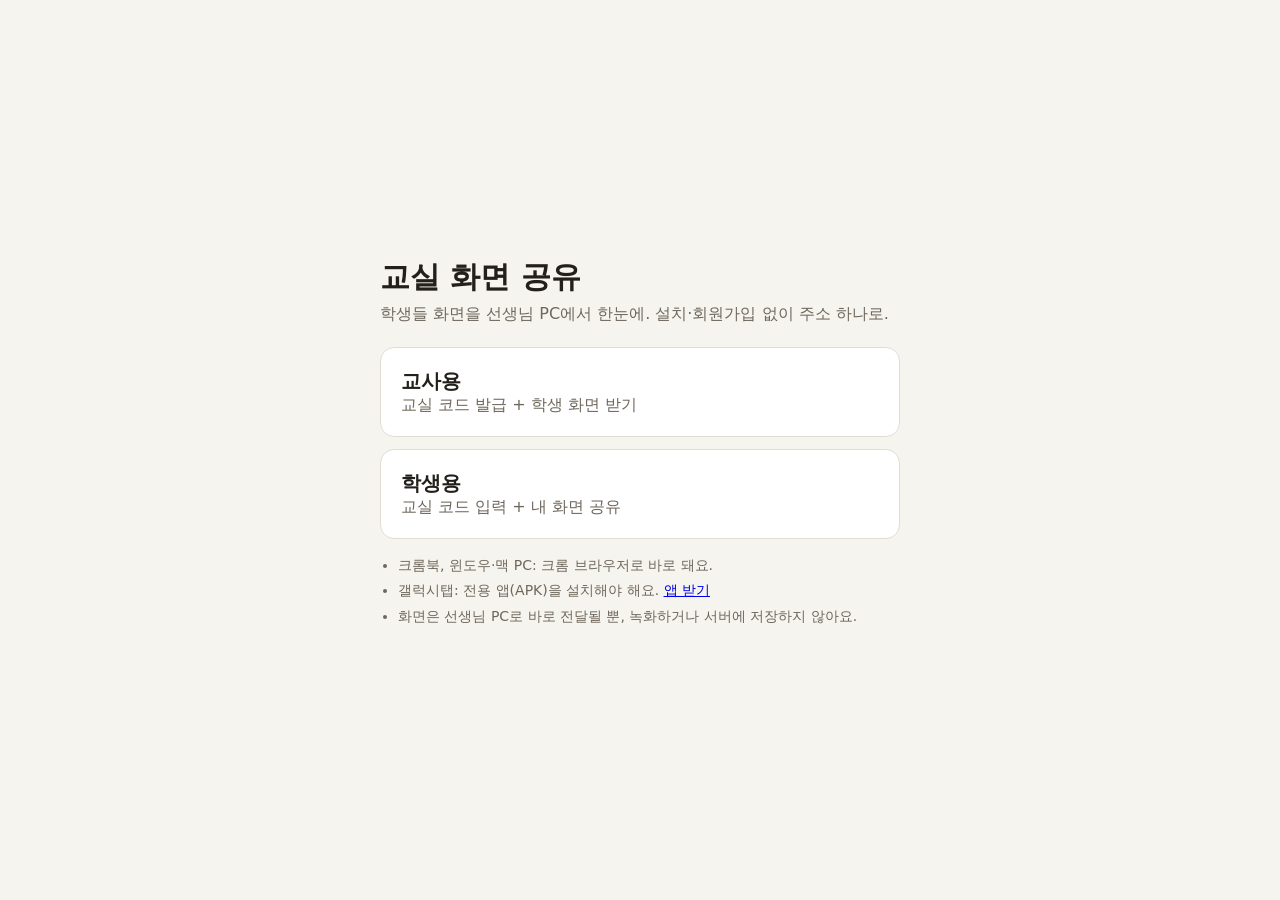
<file: docs/index.html>
<!doctype html>
<html lang="ko">
<head>
<meta charset="utf-8">
<meta name="viewport" content="width=device-width, initial-scale=1">
<title>교실 화면 공유</title>
<link rel="stylesheet" href="style.css">
<style>
  body { display: flex; align-items: center; justify-content: center; min-height: 100vh; padding: 16px; }
  .wrap { max-width: 520px; width: 100%; }
  h1 { font-size: 30px; margin: 0 0 6px; }
  .btns { display: grid; gap: 12px; margin-top: 22px; }
  .btns a { display: block; text-decoration: none; color: inherit; }
  .btns .card { padding: 20px; transition: border-color .15s; }
  .btns a:hover .card { border-color: var(--brand); }
  .btns b { font-size: 20px; display: block; }
  ul { padding-left: 18px; line-height: 1.8; font-size: 14px; color: var(--sub); }
</style>
</head>
<body>
<div class="wrap">
  <h1>교실 화면 공유</h1>
  <div class="muted">학생들 화면을 선생님 PC에서 한눈에. 설치·회원가입 없이 주소 하나로.</div>
  <div class="btns">
    <a href="teacher.html"><div class="card"><b>교사용</b><span class="muted">교실 코드 발급 + 학생 화면 받기</span></div></a>
    <a href="student.html"><div class="card"><b>학생용</b><span class="muted">교실 코드 입력 + 내 화면 공유</span></div></a>
  </div>
  <ul>
    <li>크롬북, 윈도우·맥 PC: 크롬 브라우저로 바로 돼요.</li>
    <li>갤럭시탭: 전용 앱(APK)을 설치해야 해요. <a href="https://github.com/tjungrae-cpu/class-screenshare/releases/latest/download/hatban-screenshare.apk">앱 받기</a></li>
    <li>화면은 선생님 PC로 바로 전달될 뿐, 녹화하거나 서버에 저장하지 않아요.</li>
  </ul>
</div>
</body>
</html>
</file>
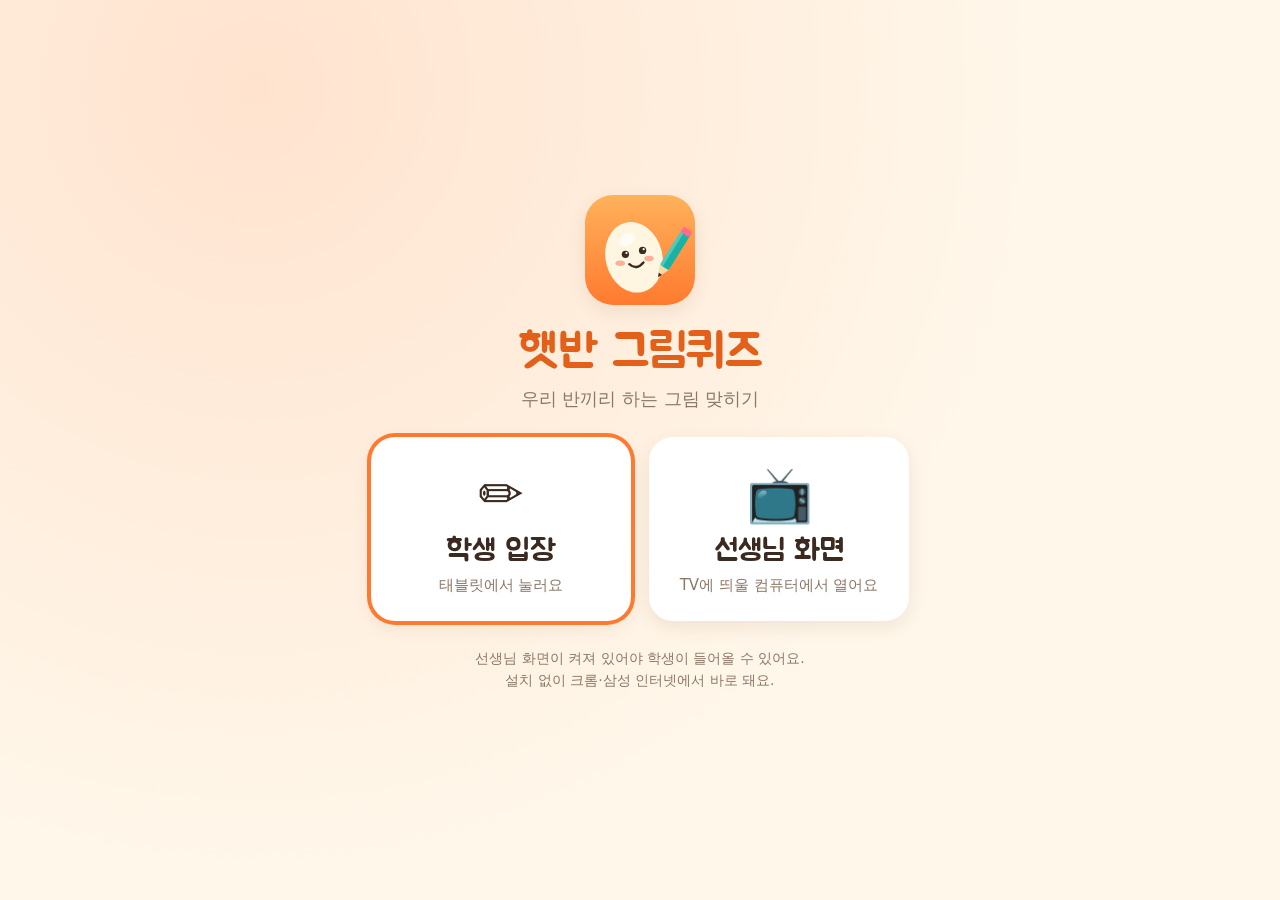
<file: docs/catchmind/index.html>
<!DOCTYPE html>
<html lang="ko">
<head>
<meta charset="utf-8">
<meta name="viewport" content="width=device-width, initial-scale=1">
<title>햇반 그림퀴즈</title>
<meta name="theme-color" content="#ff8a3d">
<link rel="manifest" href="manifest.webmanifest">
<link rel="icon" href="icon.svg" type="image/svg+xml">
<link rel="preconnect" href="https://fonts.googleapis.com">
<link rel="preconnect" href="https://fonts.gstatic.com" crossorigin>
<link href="https://fonts.googleapis.com/css2?family=Jua&display=swap" rel="stylesheet">
<link rel="stylesheet" href="style.css">
<script>
  // ?room=1234 로 들어오면 바로 학생 화면으로
  (function () {
    var q = new URLSearchParams(location.search);
    if (q.get('room')) location.replace('student.html' + location.search);
  })();
</script>
</head>
<body class="landing">
  <div class="land">
    <img class="logo" src="icon.svg" alt="">
    <h1>햇반 그림퀴즈</h1>
    <p class="sub">우리 반끼리 하는 그림 맞히기</p>
    <div class="land-btns">
      <a class="land-btn student" href="student.html"><span>✏️</span><b>학생 입장</b><small>태블릿에서 눌러요</small></a>
      <a class="land-btn teacher" href="teacher.html"><span>📺</span><b>선생님 화면</b><small>TV에 띄울 컴퓨터에서 열어요</small></a>
    </div>
    <p class="land-note">선생님 화면이 켜져 있어야 학생이 들어올 수 있어요.<br>설치 없이 크롬·삼성 인터넷에서 바로 돼요.</p>
  </div>
<script>
  if ('serviceWorker' in navigator && (location.protocol === 'https:' || location.hostname === 'localhost')) {
    window.addEventListener('load', function () { navigator.serviceWorker.register('sw.js').catch(function () {}); });
  }
</script>
</body>
</html>
</file>
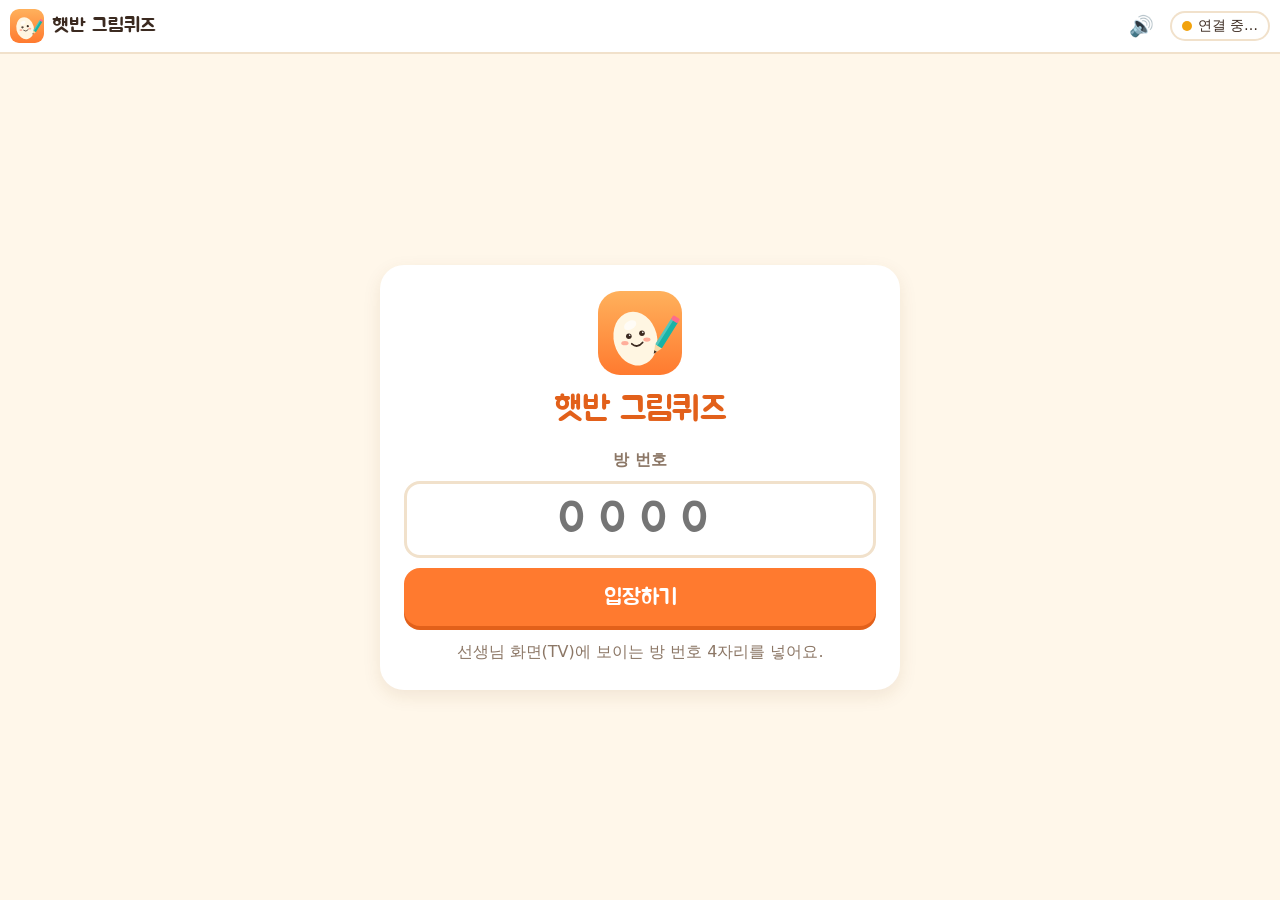
<file: docs/catchmind/student.html>
<!DOCTYPE html>
<html lang="ko">
<head>
<meta charset="utf-8">
<meta name="viewport" content="width=device-width, initial-scale=1, maximum-scale=1, user-scalable=no, interactive-widget=resizes-content">
<title>햇반 그림퀴즈</title>
<meta name="theme-color" content="#ff8a3d">
<meta name="mobile-web-app-capable" content="yes">
<link rel="manifest" href="manifest.webmanifest">
<link rel="icon" href="icon.svg" type="image/svg+xml">
<link rel="preconnect" href="https://fonts.googleapis.com">
<link rel="preconnect" href="https://fonts.gstatic.com" crossorigin>
<link href="https://fonts.googleapis.com/css2?family=Jua&display=swap" rel="stylesheet">
<link rel="stylesheet" href="style.css">
</head>
<body class="student">
<header class="s-top">
  <div class="s-me"><img src="icon.svg" alt=""><span id="meName">햇반 그림퀴즈</span><b id="meScore" hidden></b></div>
  <div class="s-timer" id="sTimer" hidden><span>0:00</span></div>
  <button class="snd" id="btnSnd" title="소리 켜기/끄기">🔊</button>
  <span class="net" id="netPill"><i></i><span>연결 중…</span></span>
</header>
<div class="s-banner" id="offBanner" hidden>📡 연결이 잠깐 끊겼어요. 자동으로 다시 연결하는 중… <small>(그림·답은 계속 써도 돼요)</small></div>

<main class="s-main">
  <!-- 방 번호 -->
  <section class="scr" id="scrConnect">
    <div class="center-card">
      <img class="logo" src="icon.svg" alt="">
      <h1>햇반 그림퀴즈</h1>
      <form id="roomForm" class="room-form" autocomplete="off">
        <label for="inRoom">방 번호</label>
        <input id="inRoom" inputmode="numeric" pattern="[0-9]*" maxlength="4" autocomplete="off" placeholder="0000">
        <button class="btn primary big" type="submit">입장하기</button>
      </form>
      <p class="status" id="connStatus"></p>
    </div>
  </section>

  <!-- 이름 -->
  <section class="scr" id="scrName">
    <div class="center-card wide">
      <h2 id="nameTitle">내 이름을 알려 주세요</h2>
      <div class="roster" id="rosterGrid" hidden></div>
      <form id="nameForm" class="name-form" autocomplete="off">
        <input id="inName" maxlength="12" autocomplete="off" autocorrect="off" spellcheck="false" placeholder="이름">
        <button class="btn primary big" type="submit">입장하기</button>
      </form>
      <p class="err" id="nameErr"></p>
      <button class="btn link" id="btnChangeRoom" type="button">다른 방 번호 넣기</button>
    </div>
  </section>

  <!-- 기다리기 -->
  <section class="scr" id="scrWait">
    <div class="center-card">
      <div class="wait-emoji" id="waitEmoji">🍚</div>
      <h2 id="waitTitle">선생님이 문제를 준비하고 있어요</h2>
      <p class="wait-sub" id="waitSub"></p>
      <div class="my-score" id="myScore"></div>
      <ol class="mini-rank" id="miniRank"></ol>
    </div>
  </section>

  <!-- 출제자: 단어 고르기 -->
  <section class="scr" id="scrPick">
    <div class="center-card wide">
      <div class="wait-emoji">🎨</div>
      <h2>내가 그릴 차례예요!</h2>
      <p>그릴 단어를 하나 골라요. 친구들에게는 비밀!</p>
      <div class="choices" id="choices"></div>
      <p class="pick-time" id="pickTime"></p>
    </div>
  </section>

  <!-- 그리기 / 맞히기 -->
  <section class="scr" id="scrPlay">
    <div class="play-head" id="playHead"></div>
    <div class="board-wrap" id="boardWrap">
      <canvas id="board"></canvas>
      <div class="overlay pause-ov" id="pausedOv" hidden><div class="pause-card">⏸ 잠깐 멈춤</div></div>
      <div class="overlay s-result" id="resultOv" hidden></div>
      <div class="fb" id="fb" hidden></div>
    </div>
    <div class="tools" id="tools" hidden>
      <div class="colors" id="colors"></div>
      <div class="sizes" id="sizes"></div>
      <div class="tool-btns">
        <button class="tbtn2" id="tEraser" type="button">🧽 지우개</button>
        <button class="tbtn2" id="tUndo" type="button">↩ 되돌리기</button>
        <button class="tbtn2 danger" id="tClear" type="button">🗑 모두 지우기</button>
      </div>
    </div>
    <form class="answer" id="ansForm" hidden autocomplete="off">
      <input id="ansInput" maxlength="30" autocomplete="off" autocorrect="off" autocapitalize="off" spellcheck="false" enterkeyhint="send" placeholder="정답을 써요">
      <button class="btn primary" type="submit" id="ansBtn">제출</button>
      <div class="ans-status" id="ansStatus"></div>
    </form>
  </section>

  <!-- 안내 -->
  <section class="scr" id="scrMsg">
    <div class="center-card">
      <div class="wait-emoji">🙏</div>
      <h2 id="msgTitle"></h2>
      <p id="msgSub"></p>
      <button class="btn primary" id="btnMsgAction" type="button" hidden>새로고침</button>
    </div>
  </section>
</main>

<script src="vendor/peerjs.min.js"></script>
<script src="common.js"></script>
<script src="student.js"></script>
</body>
</html>
</file>
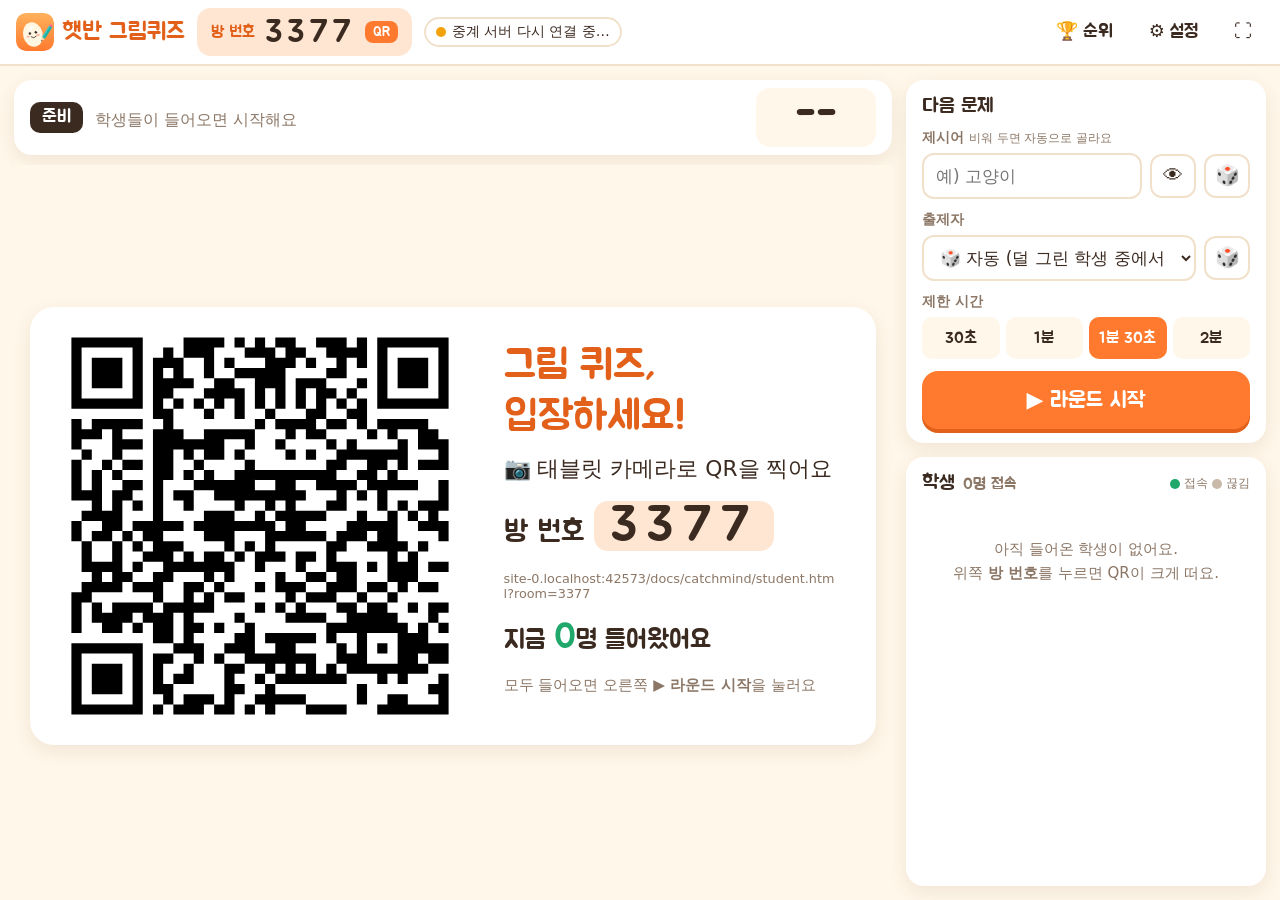
<file: docs/catchmind/teacher.html>
<!DOCTYPE html>
<html lang="ko">
<head>
<meta charset="utf-8">
<meta name="viewport" content="width=device-width, initial-scale=1, maximum-scale=1, user-scalable=no">
<title>햇반 그림퀴즈 · 선생님 화면</title>
<meta name="theme-color" content="#ff8a3d">
<link rel="manifest" href="manifest.webmanifest">
<link rel="icon" href="icon.svg" type="image/svg+xml">
<link rel="preconnect" href="https://fonts.googleapis.com">
<link rel="preconnect" href="https://fonts.gstatic.com" crossorigin>
<link href="https://fonts.googleapis.com/css2?family=Jua&display=swap" rel="stylesheet">
<link rel="stylesheet" href="style.css">
</head>
<body class="teacher">
<header class="topbar">
  <div class="brand"><img src="icon.svg" alt=""><span>햇반 그림퀴즈</span></div>
  <button class="roomchip" id="btnJoin" title="학생 입장 안내 (QR)">
    <span class="rc-label">방 번호</span><b id="roomCode">----</b><span class="rc-qr">QR</span>
  </button>
  <span class="net" id="netPill"><i></i><span>연결 준비 중</span></span>
  <div class="spacer"></div>
  <button class="tbtn" id="btnRank">🏆 순위</button>
  <button class="tbtn" id="btnSettings">⚙️ 설정</button>
  <button class="tbtn" id="btnFull" title="전체 화면">⛶</button>
</header>

<main class="t-main">
  <section class="stage">
    <div class="stage-info">
      <div class="si-left">
        <span class="badge" id="siRound">준비</span>
        <span class="si-drawer" id="siDrawer"></span>
      </div>
      <div class="si-hint" id="siHint"></div>
      <div class="si-timer" id="siTimer"><span>--</span></div>
    </div>
    <div class="board-wrap" id="boardWrap">
      <canvas id="board"></canvas>
      <div class="overlay" id="lobbyOv" hidden></div>
      <div class="overlay result-ov" id="resultOv" hidden></div>
      <div class="overlay pause-ov" id="pauseOv" hidden><div class="pause-card">⏸ 잠깐 멈춤</div></div>
      <div class="drawer-off" id="drawerOff" hidden>📡 출제자 연결이 잠깐 끊겼어요 — 다시 연결되면 이어서 그려요</div>
      <div class="flash" id="flash" hidden></div>
    </div>
  </section>

  <aside class="side">
    <div class="card ctl">
      <!-- 다음 문제 준비 -->
      <div id="ctlSetup">
        <div class="card-title">다음 문제 <span class="auto-pill" id="autoPill" hidden>자동 진행</span></div>
        <div class="fld" id="fldWord">
          <div class="fld-l">제시어 <small>비워 두면 자동으로 골라요</small></div>
          <div class="row">
            <input id="inWord" class="masked" maxlength="40" placeholder="예) 고양이" autocomplete="off" spellcheck="false">
            <button class="btn sq" id="btnPeek" title="제시어 보기/가리기">👁</button>
            <button class="btn sq" id="btnRandWord" title="주제에서 무작위로">🎲</button>
          </div>
        </div>
        <p class="note" id="noteDrawerPick" hidden>🎨 출제자가 태블릿에서 3개 중 하나를 골라요.</p>
        <div class="fld">
          <div class="fld-l">출제자</div>
          <div class="row">
            <select id="selDrawer"></select>
            <button class="btn sq" id="btnRandDrawer" title="안 그린 학생 중에서 뽑기">🎲</button>
          </div>
        </div>
        <div class="fld">
          <div class="fld-l">제한 시간</div>
          <div class="seg" id="segTime">
            <button data-t="30">30초</button><button data-t="60">1분</button><button data-t="90">1분 30초</button><button data-t="120">2분</button>
          </div>
        </div>
        <button class="btn primary big" id="btnStart">▶ 라운드 시작</button>
        <div class="auto-count" id="autoCount" hidden></div>
      </div>
      <!-- 진행 중 -->
      <div id="ctlLive" hidden>
        <div class="card-title" id="lvTitle">진행 중</div>
        <div class="lv-count" id="lvCount">제출 0 / 0명</div>
        <div class="progress"><div class="bar" id="lvBar"></div></div>
        <div class="row gap">
          <button class="btn" id="btnPause">⏸️ 멈춤</button>
          <button class="btn" id="btnAdd">⏱️ +30초</button>
        </div>
        <button class="btn danger big mt" id="btnClose">🔔 마감하고 채점</button>
        <button class="btn ghost peek" id="btnPeekLive">👁 제시어 보기 (누르고 있는 동안)</button>
        <button class="btn link" id="btnCancel">이번 문제 취소하기</button>
      </div>
    </div>

    <div class="card players-card">
      <div class="card-title">학생 <span class="pcount" id="pCount">0명</span><span class="legend"><i class="dot on"></i>접속 <i class="dot off"></i>끊김</span></div>
      <div class="players" id="players"></div>
    </div>
  </aside>
</main>

<!-- 학생 입장 안내 -->
<div class="modal" id="mJoin" hidden>
  <div class="modal-card join-card">
    <button class="x" data-close>✕</button>
    <div class="join-grid">
      <div class="qr" id="qrBig"></div>
      <div class="join-info">
        <h2>태블릿으로 들어와요</h2>
        <ol>
          <li>카메라로 QR을 찍거나 아래 주소를 열어요.</li>
          <li>방 번호 <b class="big-code" id="joinCode">----</b></li>
          <li>이름을 넣고 <b>입장하기</b>!</li>
        </ol>
        <div class="url-box"><code id="joinUrl"></code><button class="btn sm" id="btnCopy">복사</button></div>
      </div>
    </div>
  </div>
</div>

<!-- 설정 -->
<div class="modal" id="mSettings" hidden>
  <div class="modal-card wide">
    <div class="modal-head"><h2>⚙️ 설정</h2><button class="x" data-close>✕</button></div>
    <div class="modal-body settings">
      <section>
        <h3>게임 규칙</h3>
        <div class="opt"><div class="opt-l">정답 방식</div>
          <div class="seg" data-key="answerMode"><button data-v="secret">비밀 제출<small>마감 뒤 한꺼번에 공개</small></button><button data-v="instant">바로 확인<small>맞히면 바로 알려 줌</small></button></div></div>
        <div class="opt"><div class="opt-l">점수 규칙</div>
          <div class="seg" data-key="scoring"><button data-v="third">1/3 규칙</button><button data-v="speed">빠르기 점수</button></div>
          <p class="help" id="scoringHelp"></p></div>
        <div class="opt"><div class="opt-l">힌트</div>
          <div class="seg" data-key="hint"><button data-v="none">없음</button><button data-v="length">글자 수</button><button data-v="chosung">글자 수 + 초성</button></div>
          <p class="help">초성은 시간이 절반 지나면 보여요.</p></div>
        <div class="opt"><div class="opt-l">제시어 정하기</div>
          <div class="seg" data-key="wordMode"><button data-v="teacher">선생님이 정함</button><button data-v="drawer">출제자가 3개 중 고름</button></div></div>
        <div class="opt"><div class="opt-l">자동 진행</div>
          <div class="seg" data-key="auto"><button data-v="false">끄기</button><button data-v="true">켜기</button></div>
          <p class="help">결과를 10초 보여 준 뒤, 아직 안 그린 학생과 무작위 제시어로 다음 라운드를 바로 시작해요.</p></div>
        <div class="opt"><div class="opt-l">소리 (TV)</div>
          <div class="seg" data-key="sound"><button data-v="true">켜기</button><button data-v="false">끄기</button></div></div>
      </section>
      <section>
        <h3>제시어 주제</h3>
        <div class="cats" id="catBox"></div>
        <div class="fld"><div class="fld-l">우리 반 낱말 <small>쉼표로 구분</small></div>
          <textarea id="taCustom" rows="2"></textarea></div>
        <h3>학생 명단 <small>(선택)</small></h3>
        <textarea id="taRoster" rows="4" placeholder="한 줄에 한 명씩 (번호가 붙어 있어도 괜찮아요)&#10;예)&#10;1 홍길동&#10;2 김햇반"></textarea>
        <p class="help">명단을 넣으면 학생은 이름을 눌러서 들어오고, 명단에 없는 이름은 들어올 수 없어요. 명단은 이 컴퓨터에만 저장돼요.</p>
        <div class="opt"><div class="opt-l">새 학생 입장</div>
          <div class="seg" data-key="lock"><button data-v="false">열기</button><button data-v="true">잠그기</button></div>
          <p class="help">잠가도 이미 들어온 학생은 끊겼다가 다시 들어올 수 있어요.</p></div>
      </section>
      <section class="full">
        <h3>관리</h3>
        <div class="row wrap gap">
          <button class="btn" id="btnBots">🤖 연습용 봇 3명 넣기</button>
          <button class="btn" id="btnBotsOff">봇 모두 빼기</button>
          <button class="btn" id="btnCsv">📄 결과 저장 (CSV)</button>
          <button class="btn warn" id="btnResetScore">점수 초기화</button>
          <button class="btn danger" id="btnNewRoom">새 방 만들기</button>
        </div>
        <p class="help">혼자 미리 해 볼 때는 봇을 넣어 보세요. 봇이 그리고 답도 내요.</p>
        <p class="ver" id="verInfo"></p>
      </section>
    </div>
  </div>
</div>

<!-- 순위 -->
<div class="modal" id="mRank" hidden>
  <div class="modal-card wide">
    <div class="modal-head"><h2>🏆 지금 순위</h2><button class="x" data-close>✕</button></div>
    <div class="modal-body">
      <div class="podium" id="podium"></div>
      <ol class="ranklist" id="rankList"></ol>
    </div>
  </div>
</div>

<!-- 학생 관리 -->
<div class="modal" id="mPlayer" hidden>
  <div class="modal-card narrow">
    <div class="modal-head"><h2 id="mpName">학생</h2><button class="x" data-close>✕</button></div>
    <div class="modal-body">
      <p class="mp-info" id="mpInfo"></p>
      <div class="row wrap gap">
        <button class="btn" data-act="drawer">🎨 다음 출제자로</button>
        <button class="btn" data-act="plus">+5점</button>
        <button class="btn" data-act="minus">−5점</button>
      </div>
      <div class="row wrap gap mt">
        <button class="btn" data-act="release">🔓 다른 기기로 들어오게 허용</button>
        <button class="btn danger" data-act="kick">내보내기</button>
      </div>
      <p class="help">학생이 태블릿을 바꿨거나 저장된 정보가 지워져 같은 이름으로 못 들어올 때 ‘다른 기기로 들어오게 허용’을 눌러 주세요. 점수는 그대로예요.</p>
    </div>
  </div>
</div>

<script src="vendor/peerjs.min.js"></script>
<script src="vendor/qrcode.js"></script>
<script src="words.js"></script>
<script src="common.js"></script>
<script src="teacher.js"></script>
</body>
</html>
</file>
<file: docs/style.css>
:root {
  --bg: #f6f4ef;
  --panel: #ffffff;
  --ink: #23201b;
  --sub: #6e675c;
  --line: #e2ddd2;
  --brand: #c8721c;
  --brand-ink: #ffffff;
  --ok: #2f8f5b;
  --warn: #c0392b;
  --tile: #1d1b18;
  --radius: 14px;
}
* { box-sizing: border-box; }
html, body { margin: 0; height: 100%; }
body {
  font-family: "Pretendard", "Apple SD Gothic Neo", "Malgun Gothic", "Noto Sans KR", system-ui, sans-serif;
  background: var(--bg);
  color: var(--ink);
  -webkit-font-smoothing: antialiased;
}
button, input, select { font: inherit; }
button {
  border: 1px solid var(--line);
  background: var(--panel);
  color: var(--ink);
  border-radius: 10px;
  padding: 8px 14px;
  cursor: pointer;
}
button:hover { border-color: #c9c1b2; }
button.primary { background: var(--brand); color: var(--brand-ink); border-color: var(--brand); font-weight: 700; }
button.danger { color: var(--warn); }
button.on { background: var(--ink); color: #fff; border-color: var(--ink); }
button:disabled { opacity: .5; cursor: default; }
input[type=text], input[type=url], input:not([type]) {
  border: 1px solid var(--line);
  border-radius: 10px;
  padding: 12px 14px;
  background: #fff;
  width: 100%;
}
.card {
  background: var(--panel);
  border: 1px solid var(--line);
  border-radius: var(--radius);
  padding: 24px;
}
.muted { color: var(--sub); }
.hidden { display: none !important; }
.overlay {
  position: fixed; inset: 0;
  background: rgba(20, 18, 15, .55);
  display: flex; align-items: center; justify-content: center;
  z-index: 50; padding: 16px;
}
.overlay .card { max-width: 460px; width: 100%; }
</file>
<file: docs/catchmind/style.css>
/* 햇반 그림퀴즈 — 화면 꾸미기 */
:root {
  --bg: #FFF7EA; --card: #ffffff; --ink: #3B2A20; --sub: #8C7766; --line: #F1E1CB;
  --pri: #FF7A2F; --pri-d: #E2601A; --pri-l: #FFE6D3; --teal: #19B3A6;
  --ok: #20A86B; --ok-l: #DDF5E8; --bad: #E5484D; --warn: #F2A20C;
  --shadow: 0 6px 18px rgba(120, 72, 20, .10); --r: 18px;
  --fun: 'Jua', 'Apple SD Gothic Neo', 'Malgun Gothic', 'Noto Sans KR', system-ui, sans-serif;
  --body: system-ui, -apple-system, 'Apple SD Gothic Neo', 'Malgun Gothic', 'Noto Sans KR', sans-serif;
}
* { box-sizing: border-box; }
html, body { margin: 0; height: 100%; }
body { background: var(--bg); color: var(--ink); font-family: var(--body); -webkit-tap-highlight-color: transparent; overscroll-behavior: none; word-break: keep-all; overflow-wrap: break-word; }
[hidden] { display: none !important; }
button { font: inherit; color: inherit; cursor: pointer; }
input, select, textarea { font: inherit; color: inherit; }
h1, h2, h3 { font-family: var(--fun); font-weight: 400; }

/* ---------- 버튼 ---------- */
.btn { display: inline-flex; align-items: center; justify-content: center; gap: 6px; border: 0; border-radius: 12px; padding: 10px 16px; background: #fff; box-shadow: inset 0 0 0 2px var(--line); font-family: var(--fun); font-size: 17px; min-height: 44px; transition: transform .08s, background .15s; }
.btn:active { transform: scale(.97); }
.btn:disabled { opacity: .45; cursor: default; transform: none; }
.btn.primary { background: var(--pri); color: #fff; box-shadow: 0 4px 0 var(--pri-d); }
.btn.primary:active { box-shadow: 0 1px 0 var(--pri-d); transform: translateY(3px); }
.btn.big { width: 100%; font-size: 22px; padding: 14px; min-height: 58px; border-radius: 16px; }
.btn.danger { background: var(--bad); color: #fff; box-shadow: 0 4px 0 #b9363a; }
.btn.warn { background: #FFF3D6; box-shadow: inset 0 0 0 2px #F5D58A; }
.btn.ghost { background: transparent; box-shadow: inset 0 0 0 2px var(--line); }
.btn.link { background: transparent; box-shadow: none; color: var(--sub); text-decoration: underline; font-family: var(--body); font-size: 14px; min-height: 32px; padding: 4px; }
.btn.sm { font-size: 15px; padding: 6px 12px; min-height: 36px; }
.btn.xs { font-size: 13px; padding: 3px 10px; min-height: 28px; border-radius: 9px; }
.btn.sq { width: 46px; padding: 0; flex: 0 0 46px; font-size: 20px; }
.btn.sq.on { background: var(--pri-l); }
.row { display: flex; align-items: center; gap: 8px; }
.row.wrap { flex-wrap: wrap; }
.gap { gap: 8px; }
.mt { margin-top: 10px; }

/* ---------- 연결 표시 ---------- */
.net { display: inline-flex; align-items: center; gap: 6px; padding: 6px 12px; border-radius: 999px; font-size: 14px; background: #fff; box-shadow: inset 0 0 0 2px var(--line); white-space: nowrap; }
.net i { width: 10px; height: 10px; border-radius: 50%; background: var(--warn); flex: 0 0 10px; }
.net.ok i { background: var(--ok); }
.net.bad i { background: var(--bad); }
.net.wait i { animation: blink 1s infinite; }
@keyframes blink { 50% { opacity: .2; } }

/* ---------- 알림 ---------- */
#toasts { position: fixed; left: 50%; bottom: 24px; transform: translateX(-50%); display: flex; flex-direction: column; gap: 8px; z-index: 1000; align-items: center; pointer-events: none; }
.toast { background: rgba(59, 42, 32, .93); color: #fff; padding: 12px 18px; border-radius: 14px; font-size: 16px; box-shadow: var(--shadow); animation: tin .25s; max-width: 90vw; text-align: center; }
.toast.warn { background: #B4540C; }
.toast.out { opacity: 0; transition: opacity .4s; }
@keyframes tin { from { transform: translateY(10px); opacity: 0; } }

/* ---------- 그림판 ---------- */
.board-wrap { position: relative; flex: 1; min-height: 0; min-width: 0; display: flex; align-items: center; justify-content: center; padding: 4px; }
.board-wrap canvas { display: block; background: #fff; border-radius: 14px; box-shadow: 0 0 0 3px var(--line), var(--shadow); touch-action: none; }
.board-wrap.can-draw canvas { box-shadow: 0 0 0 4px var(--pri), var(--shadow); cursor: crosshair; }
.overlay { position: absolute; inset: 0; display: flex; align-items: center; justify-content: center; padding: 16px; }
.pause-ov { background: rgba(255, 247, 234, .65); backdrop-filter: blur(2px); -webkit-backdrop-filter: blur(2px); }
.pause-card { font-family: var(--fun); font-size: clamp(28px, 5vw, 56px); background: #fff; padding: 20px 40px; border-radius: 24px; box-shadow: var(--shadow); }

/* =================== 선생님 화면 =================== */
body.teacher { height: 100vh; height: 100dvh; display: flex; flex-direction: column; overflow: hidden; }
.topbar { display: flex; align-items: center; gap: 12px; padding: 8px 16px; background: #fff; border-bottom: 2px solid var(--line); flex-wrap: wrap; }
.brand { display: flex; align-items: center; gap: 8px; font-family: var(--fun); font-size: 24px; color: var(--pri-d); }
.brand img { width: 38px; height: 38px; border-radius: 10px; }
.roomchip { display: flex; align-items: center; gap: 10px; border: 0; background: var(--pri-l); border-radius: 14px; padding: 4px 14px; font-family: var(--fun); }
.roomchip .rc-label { font-size: 16px; color: var(--pri-d); }
.roomchip b { font-size: 32px; letter-spacing: 4px; font-weight: 400; }
.roomchip .rc-qr { background: var(--pri); color: #fff; border-radius: 8px; padding: 2px 8px; font-size: 14px; }
.spacer { flex: 1; }
.tbtn { border: 0; background: transparent; font-family: var(--fun); font-size: 18px; padding: 8px 12px; border-radius: 12px; }
.tbtn:hover { background: var(--bg); }
.t-main { flex: 1; min-height: 0; display: grid; grid-template-columns: minmax(0, 1fr) 360px; gap: 14px; padding: 14px; }
.stage { display: flex; flex-direction: column; gap: 10px; min-height: 0; min-width: 0; }
.stage-info { display: flex; align-items: center; gap: 16px; background: #fff; border-radius: var(--r); padding: 8px 16px; box-shadow: var(--shadow); min-height: 72px; }
.si-left { display: flex; align-items: center; gap: 12px; font-family: var(--fun); font-size: 22px; white-space: nowrap; }
.badge { background: var(--ink); color: #fff; border-radius: 10px; padding: 4px 12px; font-size: 18px; }
.si-drawer b { color: var(--pri-d); font-weight: 400; }
.muted { color: var(--sub); font-family: var(--body); font-size: 16px; }
.si-hint { flex: 1; text-align: center; font-family: var(--fun); font-size: 28px; display: flex; align-items: center; justify-content: center; gap: 12px; flex-wrap: wrap; }
.hint-t { letter-spacing: 10px; font-size: 38px; }
.hint-n { font-size: 18px; color: var(--sub); }
.hint-ok { font-size: 20px; color: var(--ok); }
.hint-peek { background: var(--ink); color: #fff; padding: 2px 18px; border-radius: 12px; font-size: 34px; }
.hint-ans b { color: var(--pri-d); font-weight: 400; font-size: 34px; }
.hint-wait { font-size: 22px; color: var(--sub); }
.si-timer { min-width: 120px; text-align: center; font-family: var(--fun); font-size: 44px; background: var(--bg); border-radius: 14px; padding: 2px 12px; }
.si-timer.warn { background: var(--bad); color: #fff; animation: pulse 1s infinite; }
.si-timer.paused { opacity: .5; }
@keyframes pulse { 50% { transform: scale(1.05); } }

.side { display: flex; flex-direction: column; gap: 14px; min-height: 0; }
.card { background: #fff; border-radius: var(--r); padding: 14px 16px; box-shadow: var(--shadow); }
.card-title { font-family: var(--fun); font-size: 20px; margin-bottom: 10px; display: flex; align-items: center; gap: 8px; }
.ctl .fld { margin-bottom: 12px; }
.fld-l { font-size: 14px; color: var(--sub); margin-bottom: 6px; font-weight: 700; }
.fld-l small { font-weight: 400; }
.fld input, .fld select, .fld textarea, .settings textarea { width: 100%; border: 2px solid var(--line); border-radius: 12px; padding: 10px 12px; font-size: 17px; background: #fff; min-height: 46px; }
.row input, .row select { flex: 1; min-width: 0; width: auto; }
input.masked { -webkit-text-security: disc; }
.note { background: var(--pri-l); border-radius: 12px; padding: 10px 12px; font-size: 15px; margin: 0 0 12px; }
.seg { display: flex; gap: 6px; flex-wrap: wrap; }
.seg button { flex: 1; border: 0; border-radius: 10px; padding: 8px 6px; background: var(--bg); font-family: var(--fun); font-size: 16px; min-height: 42px; display: flex; flex-direction: column; align-items: center; justify-content: center; }
.seg button small { font-family: var(--body); font-size: 11px; color: var(--sub); }
.seg button.on { background: var(--pri); color: #fff; }
.seg button.on small { color: #ffe9da; }
.auto-pill { background: var(--teal); color: #fff; font-size: 13px; border-radius: 99px; padding: 2px 10px; font-family: var(--body); }
.auto-count { margin-top: 10px; font-size: 16px; display: flex; align-items: center; gap: 8px; justify-content: center; }
.lv-count { font-family: var(--fun); font-size: 26px; text-align: center; margin: 4px 0 8px; }
.lv-count b { color: var(--pri-d); font-weight: 400; font-size: 40px; }
.lv-count small { font-size: 15px; color: var(--sub); }
.progress { height: 12px; background: var(--bg); border-radius: 99px; overflow: hidden; margin-bottom: 14px; }
.progress .bar { height: 100%; width: 0; background: var(--pri); border-radius: 99px; transition: width .3s; }
.progress .bar.full { background: var(--ok); }
#ctlLive .row .btn { flex: 1; }
.peek { width: 100%; margin-top: 10px; user-select: none; -webkit-user-select: none; touch-action: none; }
#btnCancel { width: 100%; margin-top: 6px; }

.players-card { flex: 1; min-height: 0; display: flex; flex-direction: column; }
.pcount { font-size: 16px; color: var(--sub); }
.legend { margin-left: auto; font-family: var(--body); font-size: 12px; color: var(--sub); display: flex; align-items: center; gap: 4px; }
.players { flex: 1; min-height: 0; overflow-y: auto; display: grid; grid-template-columns: repeat(2, minmax(0, 1fr)); gap: 5px; align-content: start; }
.pchip { display: flex; align-items: center; gap: 6px; border: 0; background: var(--bg); border-radius: 11px; padding: 5px 10px; text-align: left; min-height: 38px; }
.pchip .pn { flex: 1; min-width: 0; overflow: hidden; text-overflow: ellipsis; white-space: nowrap; font-size: 16px; font-weight: 700; }
.pchip .ps { font-family: var(--fun); font-size: 18px; color: var(--pri-d); }
.pchip .pm { font-size: 15px; }
.pchip .pm.sub { color: var(--ok); font-weight: 800; }
.pchip .pm.dim { color: var(--sub); }
.pchip.off { opacity: .45; }
.pchip.drawer { background: var(--pri-l); box-shadow: inset 0 0 0 2px var(--pri); }
.pchip.answered { background: var(--ok-l); }
.pchip.correct { background: #FFF4C7; box-shadow: inset 0 0 0 2px #F2C230; }
.dot { width: 10px; height: 10px; border-radius: 50%; background: #C9B9A8; flex: 0 0 10px; display: inline-block; }
.pchip.on .dot, .dot.on { background: var(--ok); }
.empty { color: var(--sub); text-align: center; font-size: 15px; grid-column: 1 / -1; padding: 16px 0; line-height: 1.6; }

/* 입장 안내 (그림판 위) */
#lobbyOv { background: var(--bg); }
.board-wrap.lobby-on canvas { visibility: hidden; }
.lobby { display: flex; align-items: center; gap: 4vw; background: #fff; border-radius: 24px; padding: 3vh 3vw; box-shadow: var(--shadow); max-width: 100%; max-height: 100%; }
.lobby .qr { width: min(46vh, 30vw); aspect-ratio: 1; flex: 0 0 auto; }
.qr svg { width: 100%; height: 100%; display: block; }
.lobby-info h1 { font-size: clamp(28px, 3.2vw, 52px); margin: 0 0 12px; color: var(--pri-d); }
.lb-step { font-size: clamp(18px, 1.7vw, 28px); margin: 6px 0; }
.lb-code { font-family: var(--fun); font-size: clamp(22px, 2.3vw, 36px); margin: 12px 0; }
.lb-code b { font-size: 1.7em; letter-spacing: 8px; background: var(--pri-l); padding: 0 16px; border-radius: 14px; font-weight: 400; }
.lb-url { font-size: clamp(12px, 1vw, 16px); color: var(--sub); word-break: break-all; }
.lb-count { font-family: var(--fun); font-size: clamp(20px, 2vw, 30px); margin: 14px 0 4px; }
.lb-count b { color: var(--ok); font-weight: 400; font-size: 1.4em; }
.lb-tip { color: var(--sub); font-size: clamp(14px, 1.2vw, 18px); }

/* 결과 (그림판 위) */
.result-ov { background: rgba(255, 247, 234, .55); align-items: flex-start; overflow-y: auto; }
.res-panel { background: #fff; border-radius: 22px; box-shadow: var(--shadow); padding: 16px 22px; width: min(900px, 100%); margin: auto; animation: rise .35s; }
.res-head { display: flex; align-items: center; justify-content: center; gap: 14px; }
.res-label { font-family: var(--fun); background: var(--ink); color: #fff; padding: 4px 14px; border-radius: 10px; font-size: 20px; }
.res-panel .res-word { font-family: var(--fun); font-size: clamp(40px, 5vw, 72px); color: var(--pri-d); }
.res-panel .res-word.small { font-size: 32px; color: var(--ink); }
.res-stats { display: flex; justify-content: center; gap: 14px; margin: 8px 0; flex-wrap: wrap; }
.stat { background: var(--bg); border-radius: 16px; padding: 6px 20px; text-align: center; min-width: 110px; }
.stat b { display: block; font-family: var(--fun); font-size: 34px; font-weight: 400; }
.stat span { font-size: 14px; color: var(--sub); }
.res-rule { text-align: center; font-size: 18px; margin: 8px 0 12px; }
.res-rule b { color: var(--pri-d); }
.ag-list { display: grid; grid-template-columns: repeat(auto-fill, minmax(230px, 1fr)); gap: 8px; }
.ag { display: flex; flex-wrap: wrap; align-items: center; gap: 4px 8px; background: var(--bg); border-radius: 14px; padding: 8px 12px; }
.ag.ok { background: var(--ok-l); }
.ag.none { opacity: .7; }
.ag-t { font-family: var(--fun); font-size: 20px; flex: 1; min-width: 0; word-break: break-all; }
.ag-n { font-size: 14px; color: var(--sub); }
.ag-names { width: 100%; font-size: 13px; color: #2f6d4e; }
.drawer-off { position: absolute; top: 12px; left: 50%; transform: translateX(-50%); background: #FFF3D6; border-radius: 99px; padding: 8px 18px; font-size: 16px; box-shadow: var(--shadow); z-index: 2; white-space: nowrap; }
.flash { position: absolute; top: 16%; left: 50%; transform: translateX(-50%); font-family: var(--fun); font-size: clamp(30px, 4vw, 56px); background: #FFF4C7; padding: 10px 30px; border-radius: 20px; box-shadow: var(--shadow); pointer-events: none; z-index: 3; white-space: nowrap; }
.flash.pop { animation: pop .5s; }
@keyframes pop { 0% { transform: translateX(-50%) scale(.6); opacity: 0; } 60% { transform: translateX(-50%) scale(1.08); opacity: 1; } 100% { transform: translateX(-50%) scale(1); } }
@keyframes rise { from { transform: translateY(20px); opacity: 0; } }

/* 창(모달) */
.modal { position: fixed; inset: 0; background: rgba(59, 42, 32, .45); display: flex; align-items: center; justify-content: center; z-index: 500; padding: 20px; }
.modal-card { background: #fff; border-radius: 24px; box-shadow: 0 20px 60px rgba(0, 0, 0, .25); width: min(560px, 100%); max-height: 100%; overflow: auto; position: relative; }
.modal-card.wide { width: min(980px, 100%); }
.modal-card.narrow { width: min(470px, 100%); }
.modal-head { display: flex; align-items: center; padding: 16px 20px 6px; position: sticky; top: 0; background: #fff; z-index: 1; }
.modal-head h2 { margin: 0; flex: 1; font-size: 26px; }
.modal-body { padding: 8px 20px 20px; }
.x { border: 0; background: var(--bg); width: 40px; height: 40px; border-radius: 50%; font-size: 18px; flex: 0 0 40px; }
.join-card { width: min(1040px, 100%); padding: 28px; }
.join-card .x { position: absolute; right: 14px; top: 14px; }
.join-grid { display: flex; gap: 32px; align-items: center; }
.join-grid .qr { width: min(62vh, 44vw); aspect-ratio: 1; flex: 0 0 auto; }
.join-info h2 { font-size: 40px; margin: 0 0 10px; color: var(--pri-d); }
.join-info ol { font-size: 22px; line-height: 1.9; padding-left: 26px; }
.big-code { font-family: var(--fun); font-size: 48px; letter-spacing: 6px; background: var(--pri-l); padding: 0 14px; border-radius: 12px; font-weight: 400; }
.url-box { display: flex; gap: 8px; align-items: center; background: var(--bg); border-radius: 12px; padding: 8px 10px; }
.url-box code { flex: 1; word-break: break-all; font-size: 14px; }
.settings { display: grid; grid-template-columns: 1fr 1fr; gap: 4px 28px; }
.settings section.full { grid-column: 1 / -1; }
.settings h3 { font-size: 20px; margin: 10px 0 8px; color: var(--pri-d); }
.settings h3 small { font-family: var(--body); font-size: 13px; color: var(--sub); }
.opt { margin-bottom: 12px; }
.opt-l { font-weight: 700; font-size: 15px; margin-bottom: 6px; }
.help { font-size: 13px; color: var(--sub); margin: 6px 0 0; line-height: 1.5; }
.cats { display: flex; flex-wrap: wrap; gap: 6px; margin-bottom: 10px; }
.cat { display: flex; align-items: center; gap: 6px; background: var(--bg); border-radius: 10px; padding: 6px 10px; font-size: 15px; cursor: pointer; }
.cat small { color: var(--sub); font-size: 12px; }
.cat input { width: 18px; height: 18px; accent-color: var(--pri); margin: 0; }
.ver { font-size: 12px; color: var(--sub); text-align: right; }
.podium { display: flex; align-items: flex-end; justify-content: center; gap: 14px; margin: 6px 0 18px; }
.pod { width: 180px; text-align: center; }
.pod-medal { font-size: 40px; }
.pod-name { font-family: var(--fun); font-size: 26px; }
.pod-score { color: var(--sub); margin-bottom: 6px; }
.pod-block { color: #fff; font-family: var(--fun); font-size: 40px; border-radius: 14px 14px 0 0; display: flex; align-items: center; justify-content: center; }
.pod.p1 .pod-block { height: 150px; background: #F2B705; }
.pod.p2 .pod-block { height: 110px; background: #A7B1BA; }
.pod.p3 .pod-block { height: 80px; background: #CD8A4A; }
.ranklist { list-style: none; padding: 0; margin: 0; columns: 2; column-gap: 20px; }
.ranklist li { display: flex; align-items: center; gap: 10px; padding: 8px 10px; border-radius: 10px; break-inside: avoid; }
.ranklist li:nth-child(odd) { background: var(--bg); }
.rk { font-family: var(--fun); width: 34px; text-align: center; font-size: 20px; color: var(--pri-d); }
.rn { flex: 1; font-size: 18px; font-weight: 700; }
.rs { font-family: var(--fun); font-size: 20px; }
.mp-info { font-size: 18px; margin-top: 0; }

@media (max-width: 1150px) {
  .t-main { grid-template-columns: minmax(0, 1fr) 300px; }
  .players { grid-template-columns: 1fr; }
  .si-left { font-size: 18px; }
  .si-timer { font-size: 36px; min-width: 96px; }
}
@media (max-width: 820px) {
  body.teacher { height: auto; min-height: 100vh; overflow: auto; }
  .t-main { grid-template-columns: 1fr; }
  .board-wrap { min-height: 72vw; }
  .players-card { max-height: 60vh; }
  .settings { grid-template-columns: 1fr; }
  .join-grid, .lobby { flex-direction: column; }
  .join-grid .qr { width: min(70vw, 50vh); }
  .lobby .qr { width: min(46vw, 34vh); }
  .stage-info { flex-wrap: wrap; }
}

/* =================== 학생 화면 =================== */
body.student { height: 100vh; height: 100dvh; display: flex; flex-direction: column; overflow: hidden; user-select: none; -webkit-user-select: none; }
body.student input { user-select: text; -webkit-user-select: text; }
.s-top { display: flex; align-items: center; gap: 8px; padding: 6px 10px; background: #fff; border-bottom: 2px solid var(--line); min-height: 54px; }
.s-me { display: flex; align-items: center; gap: 8px; font-family: var(--fun); font-size: 20px; flex: 1; min-width: 0; white-space: nowrap; overflow: hidden; }
.s-me img { width: 34px; height: 34px; border-radius: 9px; }
.s-me b { font-weight: 400; color: var(--pri-d); background: var(--pri-l); border-radius: 99px; padding: 0 10px; }
.s-timer { font-family: var(--fun); font-size: 28px; background: var(--bg); border-radius: 12px; padding: 0 12px; min-width: 84px; text-align: center; }
.s-timer.warn { background: var(--bad); color: #fff; }
.snd { border: 0; background: transparent; font-size: 20px; width: 40px; height: 40px; border-radius: 50%; }
.s-banner { background: #FFF3D6; text-align: center; padding: 6px 10px; font-size: 14px; }
.s-main { flex: 1; min-height: 0; position: relative; }
.scr { position: absolute; inset: 0; display: none; flex-direction: column; }
.scr.on { display: flex; }
.center-card { margin: auto; background: #fff; border-radius: 24px; box-shadow: var(--shadow); padding: 26px 24px; width: min(520px, 92%); text-align: center; max-height: 96%; overflow-y: auto; }
.center-card.wide { width: min(860px, 94%); }
.center-card .logo { width: 84px; height: 84px; border-radius: 22px; }
.center-card h1 { font-size: 34px; margin: 10px 0 18px; color: var(--pri-d); }
.center-card h2 { font-size: 28px; margin: 6px 0 14px; }
.room-form { display: flex; flex-direction: column; gap: 10px; align-items: stretch; }
.room-form label { font-weight: 700; color: var(--sub); }
#inRoom { font-family: var(--fun); font-size: 44px; text-align: center; letter-spacing: 14px; border: 3px solid var(--line); border-radius: 16px; padding: 8px; width: 100%; }
#inRoom:focus, #inName:focus, #ansInput:focus { outline: none; border-color: var(--pri); }
.status { min-height: 24px; color: var(--sub); margin: 14px 0 0; font-size: 16px; line-height: 1.5; }
.status.spin::before { content: ''; display: inline-block; width: 14px; height: 14px; margin-right: 8px; border: 3px solid var(--pri-l); border-top-color: var(--pri); border-radius: 50%; animation: spin 1s linear infinite; vertical-align: -2px; }
@keyframes spin { to { transform: rotate(360deg); } }
.roster { display: grid; grid-template-columns: repeat(auto-fill, minmax(118px, 1fr)); gap: 8px; margin-bottom: 12px; }
.rname { border: 0; background: var(--bg); border-radius: 14px; padding: 14px 6px; font-family: var(--fun); font-size: 22px; display: flex; flex-direction: column; align-items: center; min-height: 60px; justify-content: center; }
.rname:active { background: var(--pri-l); }
.rname.taken { opacity: .4; }
.rname small { font-family: var(--body); font-size: 11px; color: var(--sub); }
.name-form { display: flex; gap: 8px; }
#inName { flex: 1; min-width: 0; font-size: 26px; border: 3px solid var(--line); border-radius: 14px; padding: 8px 14px; font-family: var(--fun); }
.name-form .btn.big { width: auto; padding: 0 22px; }
.err { color: var(--bad); min-height: 22px; font-size: 16px; }
.wait-emoji { font-size: 72px; animation: bob 2s ease-in-out infinite; line-height: 1.2; }
@keyframes bob { 50% { transform: translateY(-8px); } }
.wait-sub { color: var(--sub); }
.my-score { font-family: var(--fun); font-size: 24px; margin: 12px 0; }
.my-score b { color: var(--pri-d); font-weight: 400; }
.my-score small { font-size: 16px; color: var(--sub); }
.mini-rank { list-style: none; padding: 0; margin: 0 auto; max-width: 320px; text-align: left; }
.mini-rank li { display: flex; gap: 10px; padding: 6px 10px; border-radius: 10px; font-size: 17px; }
.mini-rank li:nth-child(odd) { background: var(--bg); }
.mini-rank li span { font-family: var(--fun); color: var(--pri-d); width: 22px; }
.mini-rank li b { margin-left: auto; font-family: var(--fun); font-weight: 400; }
.choices { display: grid; gap: 12px; grid-template-columns: repeat(auto-fit, minmax(170px, 1fr)); margin: 16px 0; }
.choice { border: 0; background: var(--pri-l); border-radius: 18px; padding: 24px 10px; font-family: var(--fun); font-size: 32px; box-shadow: 0 4px 0 #f3c3a2; }
.choice.on { background: var(--pri); color: #fff; }
.pick-time { color: var(--sub); }

#scrPlay { padding: 8px 10px 10px; gap: 8px; }
.play-head { display: flex; align-items: center; gap: 8px 10px; flex-wrap: wrap; background: #fff; border-radius: 16px; padding: 6px 12px; box-shadow: var(--shadow); min-height: 52px; font-size: 17px; }
.tag { font-family: var(--fun); background: var(--ink); color: #fff; border-radius: 10px; padding: 3px 10px; font-size: 17px; white-space: nowrap; }
.tag.hot { background: var(--pri); }
.play-head .word { font-family: var(--fun); font-size: 30px; font-weight: 400; color: var(--pri-d); }
.rule { font-size: 14px; color: var(--sub); }
.guess-t { font-family: var(--fun); font-size: 19px; }
.hint { display: inline-flex; align-items: baseline; gap: 6px; background: var(--bg); border-radius: 10px; padding: 0 10px; }
.hint .hint-t { font-family: var(--fun); font-size: 26px; letter-spacing: 6px; }
.hint small { color: var(--sub); }
.oknames { font-size: 14px; color: var(--ok); }
.cnt { margin-left: auto; font-size: 15px; color: var(--sub); white-space: nowrap; }
.tools { display: flex; flex-wrap: wrap; align-items: center; gap: 8px 14px; background: #fff; border-radius: 16px; padding: 8px 10px; box-shadow: var(--shadow); }
.colors { display: flex; gap: 6px; flex-wrap: wrap; }
.sw { width: 40px; height: 40px; border-radius: 50%; border: 0; background: var(--c); box-shadow: inset 0 0 0 3px rgba(0, 0, 0, .08); padding: 0; }
.sw.on { box-shadow: 0 0 0 3px #fff, 0 0 0 6px var(--ink); }
.sizes { display: flex; gap: 6px; }
.sz { width: 44px; height: 44px; border-radius: 12px; border: 0; background: var(--bg); display: flex; align-items: center; justify-content: center; padding: 0; }
.sz i { display: block; width: var(--d); height: var(--d); border-radius: 50%; background: #222; }
.sz.on { box-shadow: inset 0 0 0 3px var(--ink); }
.tool-btns { display: flex; gap: 6px; margin-left: auto; flex-wrap: wrap; }
.tbtn2 { border: 0; background: var(--bg); border-radius: 12px; padding: 8px 12px; font-family: var(--fun); font-size: 17px; min-height: 44px; }
.tbtn2.on { background: var(--ink); color: #fff; }
.tbtn2.danger { color: var(--bad); }
.answer { display: grid; grid-template-columns: 1fr auto; gap: 6px 8px; background: #fff; border-radius: 16px; padding: 8px 10px; box-shadow: var(--shadow); }
#ansInput { font-size: 26px; font-family: var(--fun); border: 3px solid var(--line); border-radius: 14px; padding: 6px 14px; min-width: 0; width: 100%; }
#ansInput:disabled { background: var(--ok-l); }
.answer .btn { font-size: 22px; padding: 0 24px; }
.ans-status { grid-column: 1 / -1; font-size: 15px; color: var(--sub); min-height: 20px; }
.ans-status b.good { color: var(--ok); }
.s-result { background: rgba(255, 247, 234, .5); }
.res-card { background: #fff; border-radius: 24px; box-shadow: 0 10px 40px rgba(0, 0, 0, .15); padding: 16px 26px; text-align: center; width: min(460px, 94%); animation: rise .35s; max-height: 100%; overflow-y: auto; }
.res-card.ok { box-shadow: 0 0 0 4px var(--ok), 0 10px 40px rgba(0, 0, 0, .15); }
.res-big { font-size: 60px; line-height: 1.1; }
.res-card h2 { margin: 4px 0 8px; font-size: 30px; }
.res-card .res-word { font-size: 20px; }
.res-card .res-word b { font-family: var(--fun); font-weight: 400; font-size: 30px; color: var(--pri-d); }
.res-mine { color: var(--sub); }
.res-mine b { color: var(--ink); }
.res-pts { font-family: var(--fun); font-size: 40px; color: var(--sub); margin: 6px 0; }
.res-pts.plus { color: var(--ok); }
.res-note { font-size: 15px; background: var(--bg); border-radius: 12px; padding: 6px 10px; }
.res-sum { font-size: 15px; color: var(--sub); }
.fb { position: absolute; top: 40%; left: 50%; transform: translate(-50%, -50%); font-family: var(--fun); font-size: 64px; padding: 12px 40px; border-radius: 24px; background: #fff; box-shadow: var(--shadow); pointer-events: none; z-index: 4; white-space: nowrap; }
.fb.ok { color: var(--ok); }
.fb.no { color: var(--bad); }
.fb.pop { animation: fbpop .4s; }
@keyframes fbpop { 0% { transform: translate(-50%, -50%) scale(.5); opacity: 0; } 70% { transform: translate(-50%, -50%) scale(1.1); opacity: 1; } }
body.student.drawing .s-top { background: var(--pri-l); }

/* 가로로 놓은 태블릿에서 출제자: 도구를 오른쪽에 세워 그림판을 크게 */
@media (orientation: landscape) and (min-width: 900px) {
  body.student.drawing #scrPlay.on { display: grid; grid-template-columns: minmax(0, 1fr) 210px; grid-template-rows: auto minmax(0, 1fr); }
  body.student.drawing #scrPlay.on .play-head { grid-column: 1 / -1; }
  body.student.drawing #scrPlay.on .board-wrap { grid-column: 1; grid-row: 2; }
  body.student.drawing #scrPlay.on .tools { grid-column: 2; grid-row: 2; flex-direction: column; align-items: stretch; flex-wrap: nowrap; overflow-y: auto; }
  body.student.drawing .colors { display: grid; grid-template-columns: repeat(4, 40px); justify-content: center; gap: 8px; }
  body.student.drawing .sizes { display: grid; grid-template-columns: repeat(4, 42px); justify-content: center; gap: 6px; }
  body.student.drawing .sz { width: 42px; height: 42px; }
  body.student.drawing .tool-btns { flex-direction: column; margin-left: 0; }
  body.student.drawing .tbtn2 { width: 100%; }
}
@media (max-width: 600px) {
  .play-head .word { font-size: 24px; }
  .sw { width: 34px; height: 34px; }
  .tool-btns { margin-left: 0; }
  #ansInput { font-size: 22px; }
}

/* =================== 첫 화면 =================== */
body.landing { min-height: 100vh; display: flex; align-items: center; justify-content: center; background: radial-gradient(circle at 20% 10%, #FFE3CF, var(--bg) 60%); }
.land { text-align: center; padding: 24px; }
.land .logo { width: 110px; height: 110px; border-radius: 28px; box-shadow: var(--shadow); }
.land h1 { font-size: 48px; margin: 14px 0 4px; color: var(--pri-d); }
.land .sub { color: var(--sub); font-size: 18px; margin: 0 0 26px; }
.land-btns { display: flex; gap: 18px; justify-content: center; flex-wrap: wrap; }
.land-btn { width: 260px; background: #fff; border-radius: 24px; padding: 26px 18px; text-decoration: none; color: var(--ink); box-shadow: var(--shadow); display: flex; flex-direction: column; align-items: center; gap: 6px; transition: transform .1s; }
.land-btn:active { transform: scale(.97); }
.land-btn span { font-size: 54px; }
.land-btn b { font-family: var(--fun); font-weight: 400; font-size: 30px; }
.land-btn small { color: var(--sub); font-size: 15px; }
.land-btn.student { box-shadow: 0 0 0 4px var(--pri), var(--shadow); }
.land-note { margin-top: 26px; color: var(--sub); font-size: 14px; line-height: 1.6; }
</file>
